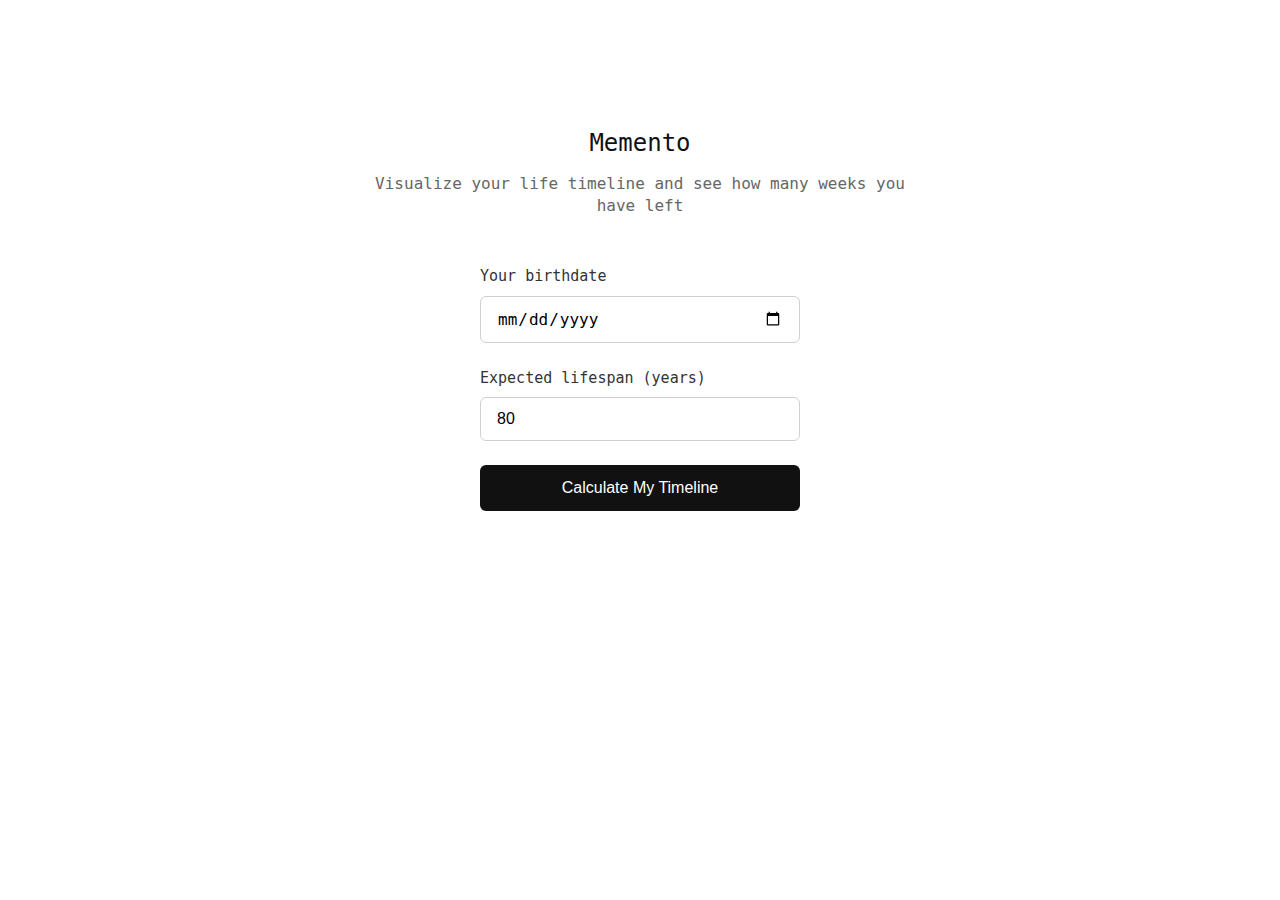
<file: index.html>
<!DOCTYPE html>
<html lang="en">
<head>
    <meta charset="UTF-8">
    <meta name="viewport" content="width=device-width, initial-scale=1.0">
    <meta http-equiv="Cache-Control" content="no-cache, no-store, must-revalidate">
    <meta http-equiv="Pragma" content="no-cache">
    <meta http-equiv="Expires" content="0">
    <title>Life Weeks</title>
    <link rel="stylesheet" href="styles.css?v=1.5">
</head>
<body>
    <header id="mainHeader" class="hidden">
        <div class="conditions-toggles" id="conditionsToggles">
            <!-- Individual condition toggles will be rendered here -->
        </div>
        <nav class="nav">
            <a href="#main" class="nav-link" data-view="main">Overview</a>
            <span class="nav-separator">·</span>
            <a href="#grid" class="nav-link" data-view="grid">Grid</a>
            <span class="nav-separator">·</span>
            <a href="#countdown" class="nav-link" data-view="countdown">Countdown</a>
        </nav>
        <button class="edit-btn" id="editBtn">Edit</button>
    </header>

    <main id="mainContent" class="main-content">
        <!-- Views will be rendered here -->
    </main>

    <!-- Modal -->
    <div id="modal" class="modal hidden">
        <div class="modal-content">
            <h3>Settings</h3>
            <form id="settingsForm">
                <div class="form-group">
                    <label for="birthdate">Birthdate:</label>
                    <input type="date" id="birthdate" name="birthdate" required>
                </div>
                <div class="form-group">
                    <label for="lifeExpectancy">Life expectancy (years):</label>
                    <input type="number" id="lifeExpectancy" name="lifeExpectancy" min="1" max="120" required>
                </div>
                
                <div class="conditions-section">
                    <h4>Life Conditions</h4>
                    <p class="conditions-description">Configure activities that take time from your day. Enabled conditions will be excluded when "Exclude Conditions" is active.</p>
                    <div id="conditionsList" class="conditions-list">
                        <!-- Conditions will be rendered here -->
                    </div>
                    <button type="button" id="addConditionBtn" class="add-condition-btn">+ Add Custom Condition</button>
                </div>
                
                <div class="form-actions">
                    <button type="submit">Save</button>
                    <button type="button" id="cancelBtn">Cancel</button>
                </div>
            </form>
        </div>
    </div>

    <script src="app.js?v=2.0"></script>
</body>
</html>
</file>
<file: styles.css>
/* Reset and base styles */
* {
    margin: 0;
    padding: 0;
    box-sizing: border-box;
}

@import url('https://fonts.googleapis.com/css2?family=Geist+Mono:wght@100..900&display=swap');

body {
    font-family: 'Geist Mono', monospace;
    background: white;
    color: #111;
    line-height: 1.5;
    font-size: 16px;
}

/* Header */
header {
    display: flex;
    flex-direction: column;
    align-items: center;
    padding: 24px 24px 32px;
    border-bottom: 1px solid #e5e5e5;
    background: white;
}

.conditions-toggles {
    margin-bottom: 16px;
    display: flex;
    flex-wrap: wrap;
    gap: 8px;
    justify-content: center;
}

.condition-toggle-btn {
    background: #f8f8f8;
    border: 1px solid #e5e5e5;
    color: #666;
    padding: 6px 12px;
    border-radius: 6px;
    font-size: 13px;
    cursor: pointer;
    transition: all 0.15s ease;
    font-family: 'Geist Mono', monospace;
    font-weight: 400;
    position: relative;
}

.condition-toggle-btn.excluded {
    background: #111;
    color: white;
    border-color: #111;
}

.condition-toggle-btn:hover {
    opacity: 0.8;
}

.condition-toggle-btn .condition-hours {
    font-size: 11px;
    opacity: 0.7;
    margin-left: 4px;
}

.conditions-toggles:empty::before {
    content: "No conditions enabled. Go to Edit → Life Conditions to add some.";
    color: #999;
    font-size: 13px;
    font-style: italic;
}

header.hidden {
    display: none;
}

.nav {
    display: flex;
    align-items: center;
    gap: 24px;
}

.nav-link {
    color: #666;
    text-decoration: none;
    font-size: 15px;
    font-weight: 400;
    transition: color 0.15s ease;
}

.nav-link:hover {
    color: #111;
}

.nav-link.active {
    color: #111;
    font-weight: 500;
}

.nav-separator {
    color: #d0d0d0;
    font-size: 15px;
    font-weight: 300;
}

.edit-btn {
    position: absolute;
    right: 24px;
    background: none;
    border: none;
    color: #666;
    font-size: 15px;
    cursor: pointer;
    transition: color 0.15s ease;
}

.edit-btn:hover {
    color: #111;
}

/* Main content */
.main-content {
    max-width: 600px;
    margin: 0 auto;
    padding: 48px 24px;
    min-height: calc(100vh - 140px);
}

.main-content.grid-mode {
    max-width: min(1100px, 95vw);
}

/* Initial setup view */
.setup-view {
    display: flex;
    flex-direction: column;
    align-items: center;
    justify-content: center;
    text-align: center;
    min-height: 60vh;
}

.setup-title {
    font-size: 24px;
    font-weight: 500;
    color: #111;
    margin-bottom: 12px;
}

.setup-subtitle {
    font-size: 16px;
    color: #666;
    margin-bottom: 48px;
    line-height: 1.4;
}

.setup-form {
    width: 100%;
    max-width: 320px;
}

.input-group {
    margin-bottom: 24px;
    text-align: left;
}

.input-label {
    display: block;
    font-size: 15px;
    color: #333;
    margin-bottom: 8px;
    font-weight: 500;
}

.input-field {
    width: 100%;
    padding: 12px 16px;
    border: 1px solid #d0d0d0;
    border-radius: 6px;
    font-size: 16px;
    background: white;
    transition: border-color 0.15s ease;
}

.input-field:focus {
    outline: none;
    border-color: #111;
}

.submit-btn {
    width: 100%;
    padding: 14px;
    background: #111;
    color: white;
    border: none;
    border-radius: 6px;
    font-size: 16px;
    font-weight: 500;
    cursor: pointer;
    transition: background-color 0.15s ease;
}

.submit-btn:hover {
    background: #333;
}

/* One Number view */
.one-number-view {
    display: flex;
    flex-direction: column;
    align-items: center;
    justify-content: center;
    text-align: center;
    min-height: 60vh;
}

.big-number {
    font-size: 72px;
    font-weight: 300;
    color: #111;
    margin-bottom: 24px;
    line-height: 1;
    letter-spacing: -0.02em;
}

.unit-toggles {
    display: flex;
    gap: 24px;
    margin-bottom: 32px;
    padding: 4px;
    background: #f8f8f8;
    border-radius: 8px;
}

.unit-btn {
    background: none;
    border: none;
    font-size: 15px;
    color: #666;
    cursor: pointer;
    padding: 8px 16px;
    border-radius: 4px;
    transition: all 0.15s ease;
    font-weight: 400;
}

.unit-btn.active {
    background: white;
    color: #111;
    font-weight: 500;
    box-shadow: 0 1px 3px rgba(0,0,0,0.1);
}

.unit-btn:hover:not(.active) {
    color: #111;
}

.caption {
    font-size: 16px;
    color: #666;
    font-weight: 400;
}

.visualization {
    margin-top: 48px;
    padding: 24px;
    background: white;
    border: 1px solid #e5e5e5;
    border-radius: 8px;
    width: 100%;
    max-width: 480px;
}

.viz-title {
    font-size: 14px;
    color: #666;
    margin-bottom: 16px;
    text-transform: uppercase;
    letter-spacing: 0.5px;
    font-weight: 500;
}

.progress-bar {
    width: 100%;
    height: 8px;
    background: #f8f8f8;
    border-radius: 4px;
    overflow: hidden;
}

.progress-fill {
    height: 100%;
    background: #111;
    border-radius: 4px;
    transition: width 0.3s ease;
}

.progress-labels {
    display: flex;
    justify-content: space-between;
    margin-top: 12px;
    font-size: 13px;
    color: #666;
}

/* Quiet Grid view */
.quiet-grid-view {
    text-align: center;
    min-height: 60vh;
    display: flex;
    flex-direction: column;
    justify-content: center;
    width: 100%;
}

.grid-title {
    font-size: 20px;
    font-weight: 500;
    color: #111;
    margin-bottom: 48px;
}

.weeks-grid {
    --week-height: clamp(4px, 0.35vw, 8px);
    --week-gap: clamp(1px, 0.12vw, 1.5px);
    display: grid;
    grid-template-columns: repeat(52, 1fr);
    grid-auto-rows: var(--week-height);
    gap: var(--week-gap);
    margin: 0 auto 32px;
    padding: 16px;
    background: white;
    border: 1px solid #e5e5e5;
    border-radius: 8px;
    overflow: hidden;
    box-sizing: border-box;
    width: 100%;
}

.week-square {
    width: 100%;
    height: 100%;
    background: #f8f8f8;
    border-radius: 1px;
}

.week-square.lived {
    background: #111;
}

.week-square.current {
    background: #0054FF;
    box-shadow: 0 0 0 1px #0054FF;
}

.grid-stats {
    display: flex;
    justify-content: center;
    gap: 48px;
    font-size: 15px;
    color: #666;
}

.stat-item {
    text-align: center;
}

.stat-number {
    display: block;
    font-size: 24px;
    font-weight: 500;
    color: #111;
    margin-bottom: 4px;
}

.stat-label {
    color: #666;
    font-size: 13px;
    text-transform: uppercase;
    letter-spacing: 0.5px;
}

/* Weeks Left view */
.weeks-left-view {
    display: flex;
    flex-direction: column;
    align-items: center;
    justify-content: center;
    text-align: center;
    min-height: 60vh;
}

.weeks-number {
    font-size: 96px;
    font-weight: 300;
    color: #111;
    margin-bottom: 24px;
    line-height: 1;
    letter-spacing: -0.02em;
}

.weeks-caption {
    font-size: 16px;
    color: #666;
    font-weight: 400;
    margin-bottom: 48px;
}

.countdown-viz {
    width: 100%;
    max-width: 480px;
    padding: 32px;
    background: white;
    border: 1px solid #e5e5e5;
    border-radius: 8px;
}

.countdown-title {
    font-size: 14px;
    color: #666;
    margin-bottom: 24px;
    text-transform: uppercase;
    letter-spacing: 0.5px;
    font-weight: 500;
}

.time-blocks {
    display: grid;
    grid-template-columns: repeat(auto-fit, minmax(120px, 1fr));
    gap: 12px;
}

.time-block {
    text-align: center;
    padding: 16px 12px;
    background: #f8f8f8;
    border-radius: 6px;
    min-width: 0;
    overflow: hidden;
}

.time-value {
    display: block;
    font-size: 18px;
    font-weight: 600;
    color: #111;
    margin-bottom: 4px;
    word-break: break-all;
    line-height: 1.2;
}

.time-unit {
    font-size: 11px;
    color: #666;
    text-transform: uppercase;
    letter-spacing: 0.5px;
}

/* Modal */
.modal {
    position: fixed;
    top: 0;
    left: 0;
    width: 100%;
    height: 100%;
    background: rgba(0, 0, 0, 0.5);
    display: flex;
    align-items: center;
    justify-content: center;
    z-index: 1000;
}

.modal.hidden {
    display: none;
}

.modal-content {
    background: white;
    padding: 30px;
    border-radius: 4px;
    min-width: 300px;
    max-width: 400px;
}

.modal-content h3 {
    margin-bottom: 20px;
    font-size: 18px;
    font-weight: normal;
}

.form-group {
    margin-bottom: 16px;
}

.form-group label {
    display: block;
    margin-bottom: 4px;
    font-size: 14px;
}

.form-group input {
    width: 100%;
    padding: 8px;
    border: 1px solid #ddd;
    border-radius: 3px;
    font-size: 14px;
}

.form-actions {
    display: flex;
    gap: 10px;
    justify-content: flex-end;
    margin-top: 20px;
}

.form-actions button {
    padding: 8px 16px;
    border: 1px solid #ddd;
    background: white;
    cursor: pointer;
    border-radius: 3px;
    font-size: 14px;
}

.form-actions button[type="submit"] {
    background: black;
    color: white;
    border-color: black;
}

.form-actions button:hover {
    opacity: 0.8;
}

/* Responsive */
@media (max-width: 600px) {
    .big-number {
        font-size: 3rem;
    }
    
    .weeks-number {
        font-size: 4rem;
    }
    
    .time-blocks {
        grid-template-columns: repeat(auto-fit, minmax(100px, 1fr));
        gap: 8px;
    }
    
    .time-block {
        padding: 12px 8px;
    }
    
    .time-value {
        font-size: 16px;
    }
    
    .time-unit {
        font-size: 10px;
    }
    
    .weeks-grid {
        grid-template-columns: repeat(40, 1fr);
        padding: 12px;
        gap: 1px;
    }
    
    .week-square {
        min-width: 3px;
        max-width: 6px;
    }
    
    .conditions-toggles {
        padding: 0 16px;
        margin-bottom: 12px;
    }
    
    .condition-toggle-btn {
        font-size: 12px;
        padding: 4px 8px;
    }
    
    .condition-toggle-btn .condition-hours {
        font-size: 10px;
    }
}

@media (max-width: 480px) {
    .time-blocks {
        grid-template-columns: repeat(2, 1fr);
    }
    
    .time-value {
        font-size: 14px;
    }
    
    .weeks-grid {
        grid-template-columns: repeat(26, 1fr);
        padding: 8px;
    }
    
    .week-square {
        min-width: 2px;
        max-width: 4px;
    }
}

/* Sleep toggle styles */
.sleep-toggle {
    display: flex;
    gap: 8px;
    justify-content: center;
    margin-bottom: 16px;
}

.toggle-btn {
    background: #f8f8f8;
    border: 1px solid #e5e5e5;
    color: #666;
    padding: 8px 16px;
    border-radius: 6px;
    font-size: 14px;
    cursor: pointer;
    transition: all 0.15s ease;
    font-family: 'Geist Mono', monospace;
}

.toggle-btn.active {
    background: #111;
    color: white;
    border-color: #111;
}

.toggle-btn:hover:not(.active) {
    background: #eee;
    border-color: #ccc;
}

.sleep-info {
    text-align: center;
    font-size: 14px;
    color: #666;
}

/* Countdown clock styles */
.countdown-view {
    display: flex;
    flex-direction: column;
    align-items: center;
    justify-content: center;
    min-height: 60vh;
    text-align: center;
}

.countdown-title {
    font-size: 24px;
    font-weight: 500;
    color: #111;
    margin-bottom: 8px;
}

.countdown-subtitle {
    font-size: 14px;
    color: #666;
    margin-bottom: 48px;
}

.countdown-subtitle.hidden {
    display: none;
}

.countdown-clock {
    display: flex;
    align-items: center;
    justify-content: center;
    gap: 20px;
    margin-bottom: 48px;
    flex-wrap: nowrap;
    overflow-x: auto;
}

.countdown-unit {
    display: flex;
    flex-direction: column;
    align-items: center;
    min-width: 70px;
}

.countdown-number {
    font-size: 32px;
    font-weight: 600;
    color: #111;
    line-height: 1;
    margin-bottom: 4px;
    font-family: 'Geist Mono', monospace;
}

.countdown-label {
    font-size: 11px;
    color: #666;
    text-transform: uppercase;
    letter-spacing: 0.5px;
}

.countdown-separator {
    font-size: 24px;
    color: #666;
    font-weight: 300;
    align-self: center;
}

@media (max-width: 600px) {
    .countdown-clock {
        gap: 12px;
        flex-wrap: wrap;
    }
    
    .countdown-number {
        font-size: 24px;
    }
    
    .countdown-separator {
        font-size: 18px;
    }
    
    .countdown-unit {
        min-width: 45px;
    }
}

/* Sleep visualization styles */
.sleep-comparison {
    margin-top: 16px;
}

.sleep-bar {
    width: 100%;
    height: 12px;
    border-radius: 6px;
    display: flex;
    overflow: hidden;
    background: #f8f8f8;
}

.sleep-section {
    height: 100%;
}

.sleep-section.sleep {
    background: #666;
}

.sleep-section.wake {
    background: #111;
}

.sleep-labels {
    display: flex;
    justify-content: space-between;
    margin-top: 12px;
    font-size: 13px;
}

.sleep-label {
    color: #666;
}

.wake-label {
    color: #111;
}

/* Comparison blocks for True Time view */
.comparison-blocks {
    display: flex;
    align-items: center;
    justify-content: center;
    gap: 24px;
    margin: 24px 0;
}

.comparison-item {
    text-align: center;
    padding: 20px;
    background: #f8f8f8;
    border-radius: 8px;
    flex: 1;
    max-width: 180px;
}

.comparison-item.highlight {
    background: #111;
    color: white;
}

.comparison-number {
    font-size: 24px;
    font-weight: 600;
    margin-bottom: 8px;
}

.comparison-label {
    font-size: 13px;
    text-transform: uppercase;
    letter-spacing: 0.5px;
    color: #666;
}

.comparison-item.highlight .comparison-label {
    color: #ccc;
}

.comparison-vs {
    font-size: 16px;
    color: #666;
    font-weight: 500;
}

.sleep-impact {
    text-align: center;
    margin-top: 16px;
}

.impact-text {
    font-size: 14px;
    color: #666;
    font-style: italic;
}

/* Ensure all backgrounds are consistently white */
.visualization,
.weeks-grid,
.countdown-viz,
.modal-content {
    background: white;
}

.input-field {
    background: white;
}

.form-actions button {
    background: white;
}

.form-actions button[type="submit"] {
    background: #111;
    color: white;
    border-color: #111;
}

/* Conditions management styles */
.conditions-section {
    margin: 24px 0;
    padding-top: 20px;
    border-top: 1px solid #e5e5e5;
}

.conditions-section h4 {
    font-size: 16px;
    font-weight: 500;
    margin-bottom: 8px;
    color: #111;
}

.conditions-description {
    font-size: 13px;
    color: #666;
    margin-bottom: 16px;
    line-height: 1.4;
}

.conditions-list {
    display: flex;
    flex-direction: column;
    gap: 12px;
    margin-bottom: 16px;
}

.condition-item {
    display: flex;
    align-items: center;
    gap: 12px;
    padding: 12px;
    background: #f8f8f8;
    border-radius: 6px;
    border: 1px solid #e5e5e5;
}

.condition-checkbox {
    width: 16px;
    height: 16px;
    cursor: pointer;
}

.condition-name {
    flex: 1;
    font-size: 14px;
    color: #111;
    font-weight: 500;
}

.condition-hours-input {
    width: 80px;
    padding: 4px 8px;
    border: 1px solid #d0d0d0;
    border-radius: 4px;
    font-size: 13px;
    text-align: center;
}

.condition-hours-label {
    font-size: 13px;
    color: #666;
}

.condition-remove {
    background: none;
    border: none;
    color: #999;
    cursor: pointer;
    padding: 4px;
    border-radius: 3px;
    font-size: 12px;
    transition: color 0.15s ease;
}

.condition-remove:hover {
    color: #ff4444;
}

.condition-item.disabled {
    opacity: 0.6;
}

.condition-item.disabled .condition-name,
.condition-item.disabled .condition-hours-label {
    color: #999;
}

.add-condition-btn {
    width: 100%;
    padding: 10px;
    background: white;
    border: 1px dashed #d0d0d0;
    border-radius: 6px;
    color: #666;
    font-size: 14px;
    cursor: pointer;
    transition: all 0.15s ease;
}

.add-condition-btn:hover {
    border-color: #111;
    color: #111;
    background: #f8f8f8;
}

.modal-content {
    max-width: 500px;
    max-height: 80vh;
    overflow-y: auto;
}
</file>
